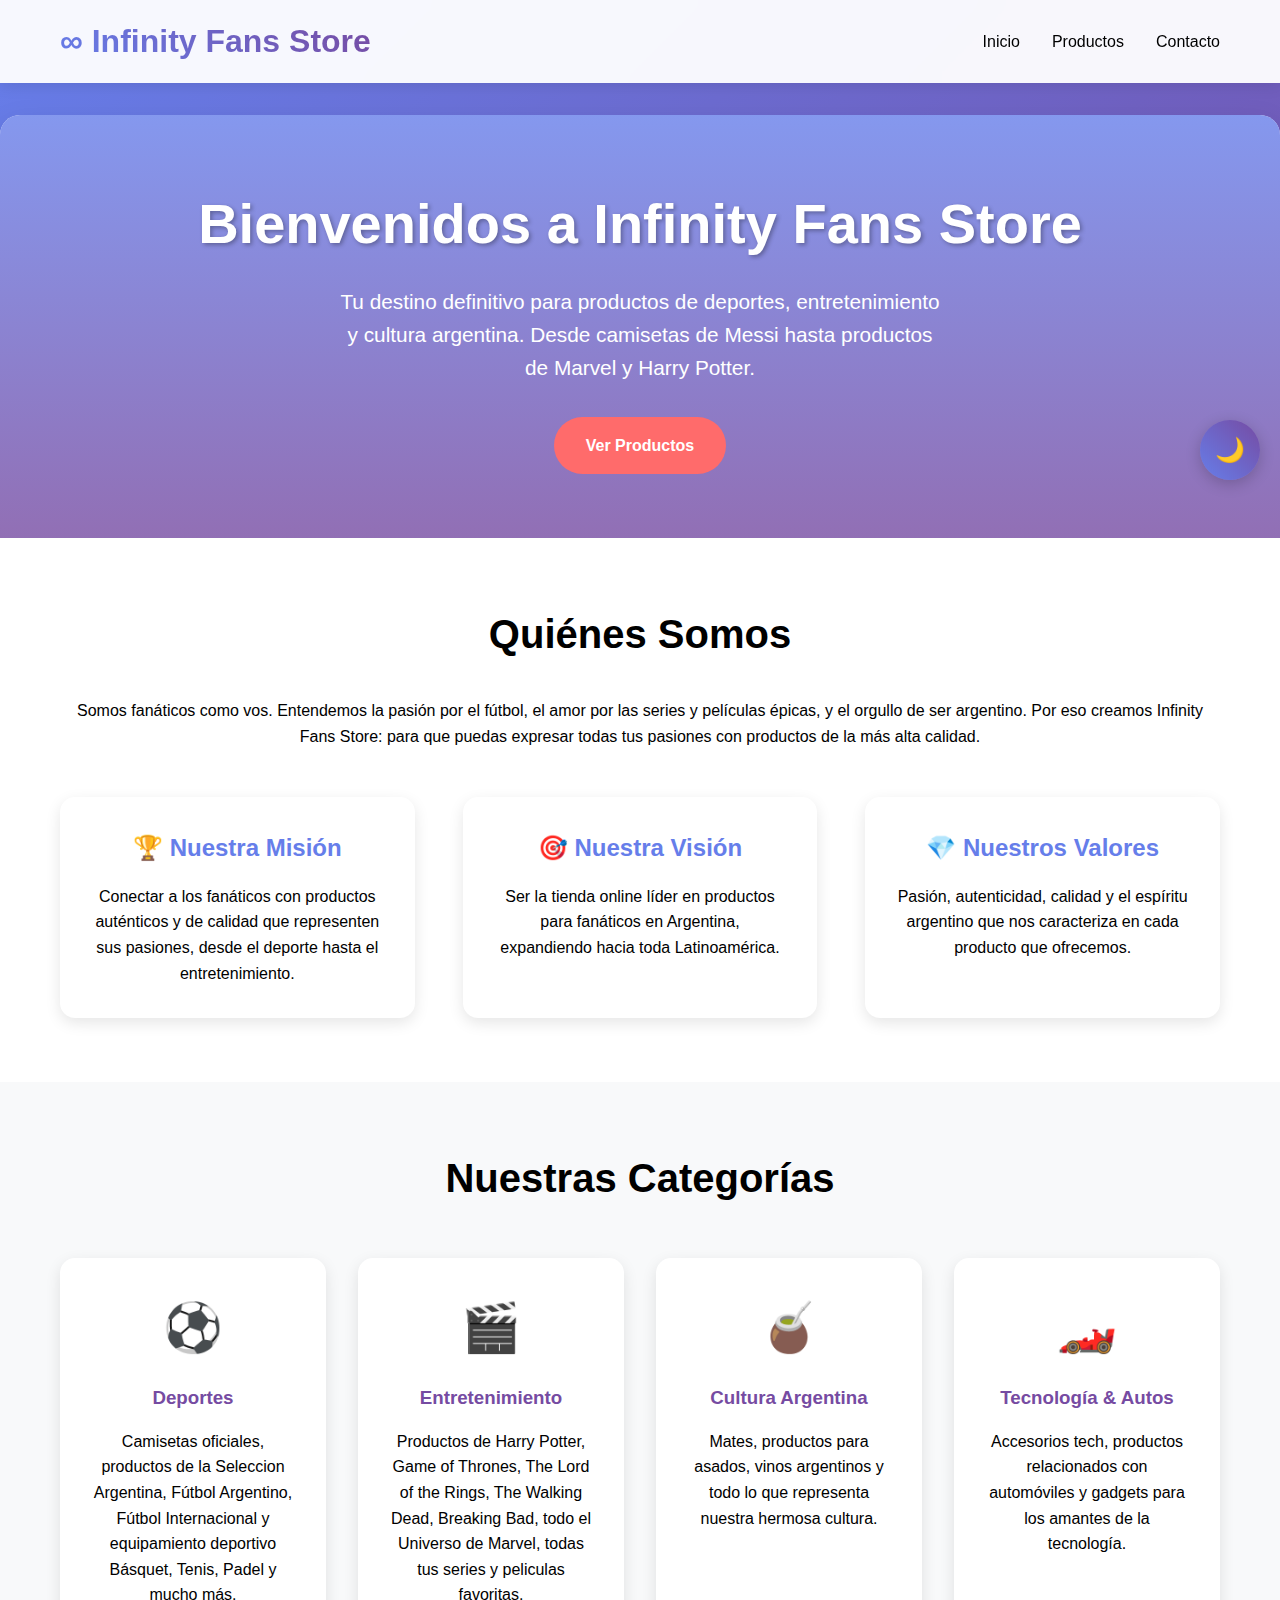
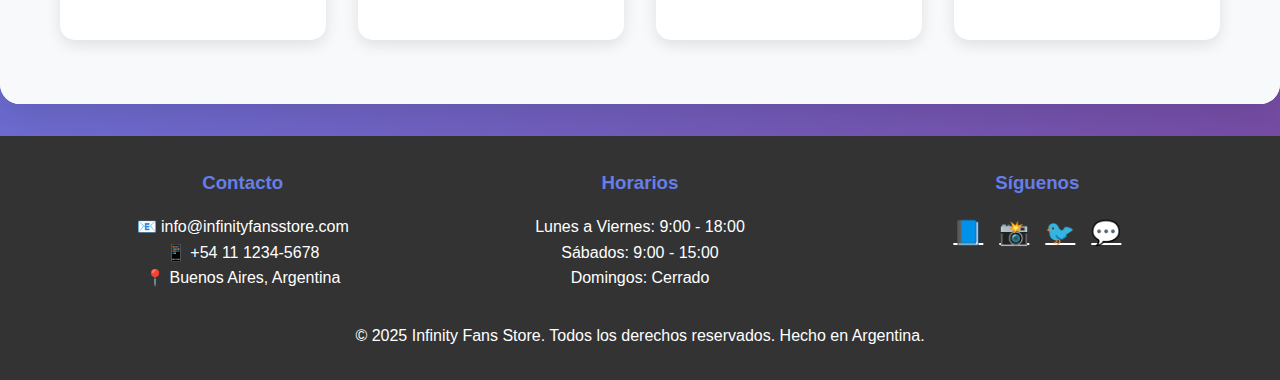
<file: Index.html>
<!DOCTYPE html>
<html lang="es">
  <head>
    <meta charset="UTF-8" />
    <meta name="viewport" content="width=device-width, initial-scale=1.0" />
    <title>Infinity Fans Store - Tu tienda de productos para fanáticos</title>
    <link rel="stylesheet" href="styles.css" />
  </head>
  <body>
    <!-- Checkbox oculto para controlar el tema -->
    <input type="checkbox" id="theme-toggle" class="theme-checkbox" />

    <header>
      <div class="container">
        <div class="header-content">
          <div class="logo">∞ Infinity Fans Store</div>
          <nav>
            <ul>
              <li><a href="index.html">Inicio</a></li>
              <li><a href="productos.html">Productos</a></li>
              <li><a href="contacto.html">Contacto</a></li>
            </ul>
          </nav>
        </div>
      </div>
    </header>

    <!-- Botón visual para el tema -->
    <label for="theme-toggle" class="theme-button" title="Cambiar tema">
      <span class="theme-icon-light">🌙</span>
      <span class="theme-icon-dark">☀️</span>
    </label>

    <main>
      <section class="hero">
        <div class="container">
          <h1>Bienvenidos a Infinity Fans Store</h1>
          <p>
            Tu destino definitivo para productos de deportes, entretenimiento y
            cultura argentina. Desde camisetas de Messi hasta productos de
            Marvel y Harry Potter.
          </p>
          <a href="productos.html" class="cta-button">Ver Productos</a>
        </div>
      </section>

      <section class="about">
        <div class="container">
          <h2>Quiénes Somos</h2>
          <p>
            Somos fanáticos como vos. Entendemos la pasión por el fútbol, el
            amor por las series y películas épicas, y el orgullo de ser
            argentino. Por eso creamos Infinity Fans Store: para que puedas
            expresar todas tus pasiones con productos de la más alta calidad.
          </p>

          <div class="about-content">
            <div class="about-card">
              <h3>🏆 Nuestra Misión</h3>
              <p>
                Conectar a los fanáticos con productos auténticos y de calidad
                que representen sus pasiones, desde el deporte hasta el
                entretenimiento.
              </p>
            </div>
            <div class="about-card">
              <h3>🎯 Nuestra Visión</h3>
              <p>
                Ser la tienda online líder en productos para fanáticos en
                Argentina, expandiendo hacia toda Latinoamérica.
              </p>
            </div>
            <div class="about-card">
              <h3>💎 Nuestros Valores</h3>
              <p>
                Pasión, autenticidad, calidad y el espíritu argentino que nos
                caracteriza en cada producto que ofrecemos.
              </p>
            </div>
          </div>
        </div>
      </section>

      <section class="services">
        <div class="container">
          <h2>Nuestras Categorías</h2>
          <div class="services-grid">
            <div class="service-card">
              <div class="service-icon">⚽</div>
              <h3>Deportes</h3>
              <p>
                Camisetas oficiales, productos de la Seleccion Argentina, Fútbol
                Argentino, Fútbol Internacional y equipamiento deportivo
                Básquet, Tenis, Padel y mucho más.
              </p>
            </div>
            <div class="service-card">
              <div class="service-icon">🎬</div>
              <h3>Entretenimiento</h3>
              <p>
                Productos de Harry Potter, Game of Thrones, The Lord of the
                Rings, The Walking Dead, Breaking Bad, todo el Universo de
                Marvel, todas tus series y peliculas favoritas.
              </p>
            </div>
            <div class="service-card">
              <div class="service-icon">🧉</div>
              <h3>Cultura Argentina</h3>
              <p>
                Mates, productos para asados, vinos argentinos y todo lo que
                representa nuestra hermosa cultura.
              </p>
            </div>
            <div class="service-card">
              <div class="service-icon">🏎️</div>
              <h3>Tecnología & Autos</h3>
              <p>
                Accesorios tech, productos relacionados con automóviles y
                gadgets para los amantes de la tecnología.
              </p>
            </div>
          </div>
        </div>
      </section>
    </main>

    <footer>
      <div class="container">
        <div class="footer-content">
          <div class="footer-section">
            <h3>Contacto</h3>
            <p>📧 info@infinityfansstore.com</p>
            <p>📱 +54 11 1234-5678</p>
            <p>📍 Buenos Aires, Argentina</p>
          </div>
          <div class="footer-section">
            <h3>Horarios</h3>
            <p>Lunes a Viernes: 9:00 - 18:00</p>
            <p>Sábados: 9:00 - 15:00</p>
            <p>Domingos: Cerrado</p>
          </div>
          <div class="footer-section">
            <h3>Síguenos</h3>
            <div class="social-links">
              <a href="#">📘</a>
              <a href="#">📸</a>
              <a href="#">🐦</a>
              <a href="#">💬</a>
            </div>
              </a>
            </div>
          </div>
        </div>
        <p>
          &copy; 2025 Infinity Fans Store. Todos los derechos reservados. Hecho
          en Argentina.
        </p>
      </div>
    </footer>
  </body>
</html>
</file>
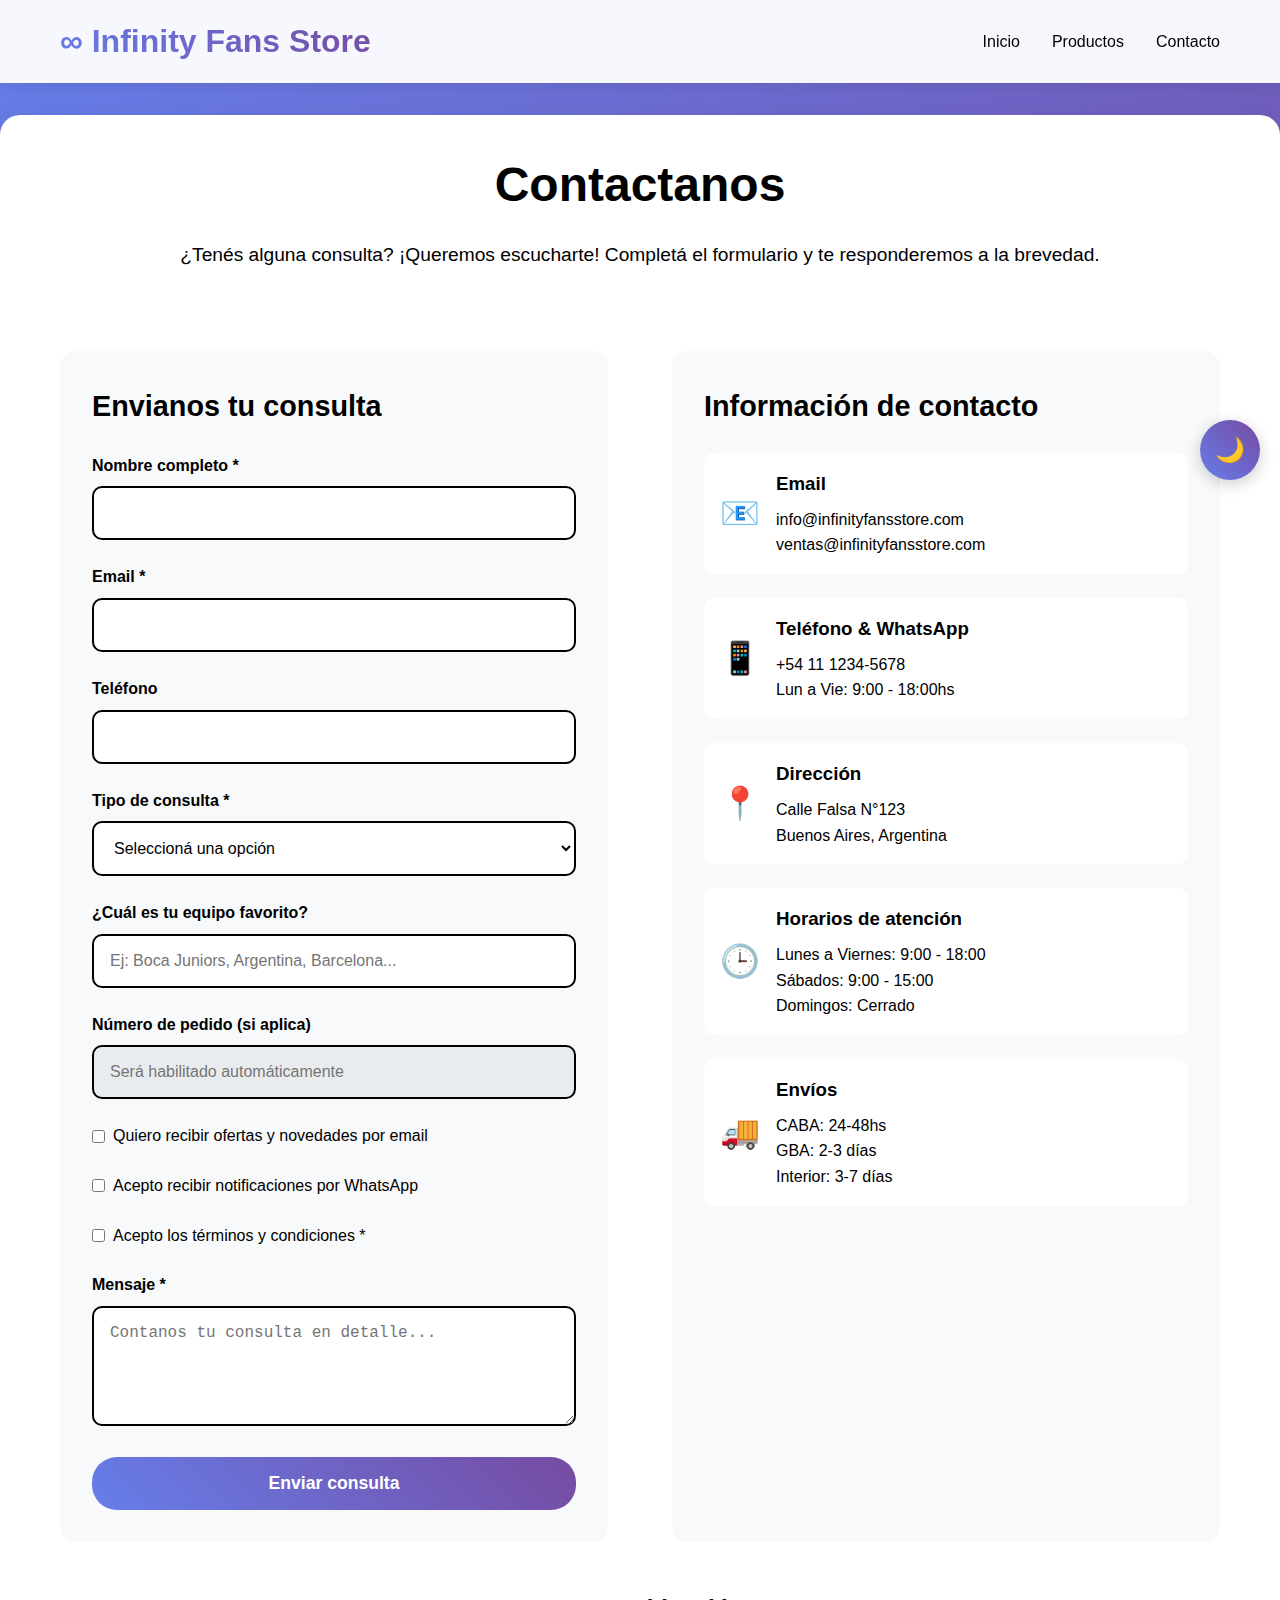
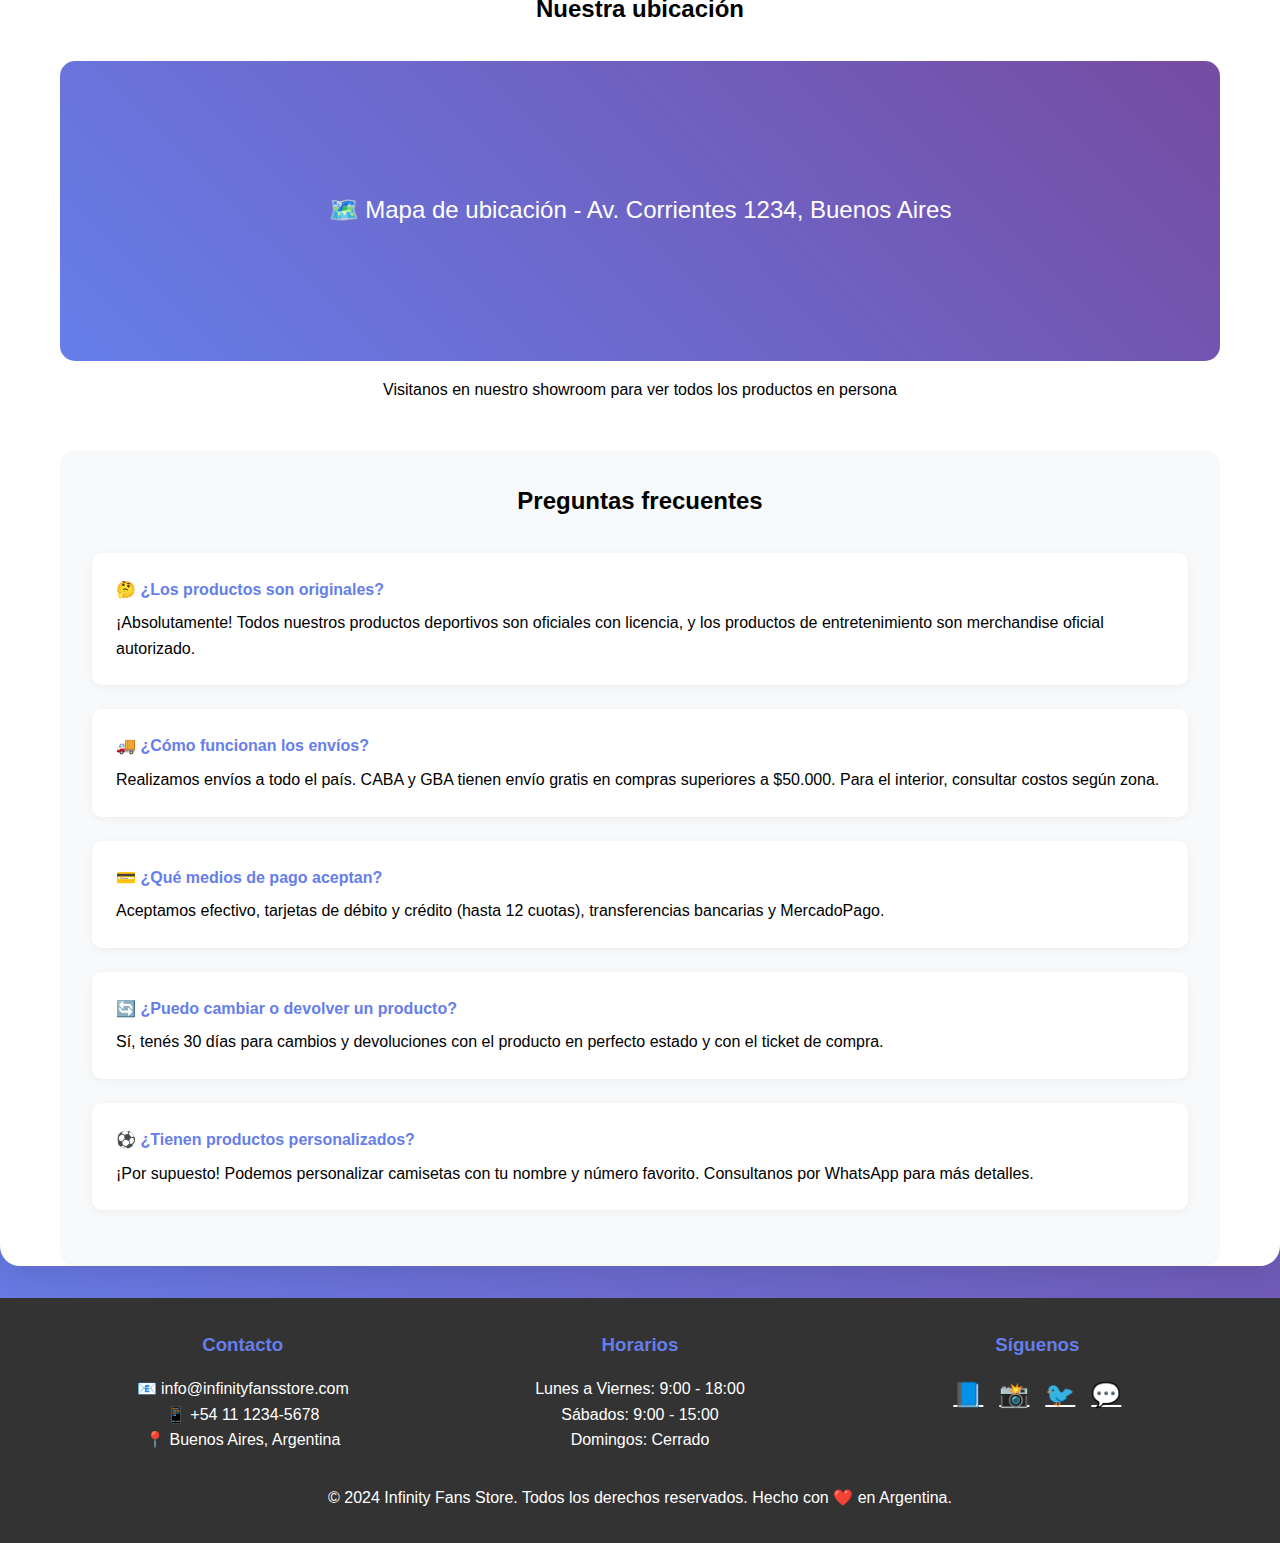
<file: Contacto.html>
<!DOCTYPE html>
<html lang="es">
  <head>
    <meta charset="UTF-8" />
    <meta name="viewport" content="width=device-width, initial-scale=1.0" />
    <title>Contacto - Infinity Fans Store</title>
    <link rel="stylesheet" href="styles.css" />
  </head>
  <body>
    <!-- Checkbox oculto para controlar el tema -->
    <input type="checkbox" id="theme-toggle" class="theme-checkbox" />

    <header>
      <div class="container">
        <div class="header-content">
          <div class="logo">∞ Infinity Fans Store</div>
          <nav>
            <ul>
              <li><a href="index.html">Inicio</a></li>
              <li><a href="productos.html">Productos</a></li>
              <li><a href="contacto.html">Contacto</a></li>
            </ul>
          </nav>
        </div>
      </div>
    </header>

    <!-- Botón visual para el tema -->
    <label for="theme-toggle" class="theme-button" title="Cambiar tema">
      <span class="theme-icon-light">🌙</span>
      <span class="theme-icon-dark">☀️</span>
    </label>

    <main>
      <div class="container">
        <div class="page-header">
          <h1>Contactanos</h1>
          <p>
            ¿Tenés alguna consulta? ¡Queremos escucharte! Completá el formulario
            y te responderemos a la brevedad.
          </p>
        </div>

        <div class="contact-section">
          <div class="contact-form">
            <h2>Envianos tu consulta</h2>
            <form>
              <div class="form-group">
                <label for="nombre">Nombre completo *</label>
                <input type="text" id="nombre" name="nombre" required />
              </div>

              <div class="form-group">
                <label for="email">Email *</label>
                <input type="email" id="email" name="email" required />
              </div>

              <div class="form-group">
                <label for="telefono">Teléfono</label>
                <input type="tel" id="telefono" name="telefono" />
              </div>

              <div class="form-group">
                <label for="tipo-consulta">Tipo de consulta *</label>
                <select id="tipo-consulta" name="tipo-consulta" required>
                  <option value="">Seleccioná una opción</option>
                  <option value="producto">Consulta sobre producto</option>
                  <option value="pedido">Estado de mi pedido</option>
                  <option value="envio">Información de envío</option>
                  <option value="devolucion">Devolución o cambio</option>
                  <option value="mayorista">Consulta mayorista</option>
                  <option value="otro">Otro</option>
                </select>
              </div>

              <div class="form-group">
                <label for="equipo-favorito"
                  >¿Cuál es tu equipo favorito?</label
                >
                <input
                  type="text"
                  id="equipo-favorito"
                  name="equipo-favorito"
                  placeholder="Ej: Boca Juniors, Argentina, Barcelona..."
                />
              </div>

              <div class="form-group">
                <label for="numero-pedido">Número de pedido (si aplica)</label>
                <input
                  type="text"
                  id="numero-pedido"
                  name="numero-pedido"
                  disabled
                  placeholder="Será habilitado automáticamente"
                />
              </div>

              <div class="checkbox-group">
                <input type="checkbox" id="newsletter" name="newsletter" />
                <label for="newsletter"
                  >Quiero recibir ofertas y novedades por email</label
                >
              </div>

              <div class="checkbox-group">
                <input type="checkbox" id="whatsapp" name="whatsapp" />
                <label for="whatsapp"
                  >Acepto recibir notificaciones por WhatsApp</label
                >
              </div>

              <div class="checkbox-group">
                <input type="checkbox" id="terminos" name="terminos" required />
                <label for="terminos"
                  >Acepto los términos y condiciones *</label
                >
              </div>

              <div class="form-group">
                <label for="mensaje">Mensaje *</label>
                <textarea
                  id="mensaje"
                  name="mensaje"
                  placeholder="Contanos tu consulta en detalle..."
                  required
                ></textarea>
              </div>

              <button type="submit" class="submit-button">
                Enviar consulta
              </button>
            </form>
          </div>

          <div class="contact-info">
            <h2>Información de contacto</h2>

            <div class="info-item">
              <div class="info-icon">📧</div>
              <div class="info-details">
                <h3>Email</h3>
                <p>info@infinityfansstore.com</p>
                <p>ventas@infinityfansstore.com</p>
              </div>
            </div>

            <div class="info-item">
              <div class="info-icon">📱</div>
              <div class="info-details">
                <h3>Teléfono & WhatsApp</h3>
                <p>+54 11 1234-5678</p>
                <p>Lun a Vie: 9:00 - 18:00hs</p>
              </div>
            </div>

            <div class="info-item">
              <div class="info-icon">📍</div>
              <div class="info-details">
                <h3>Dirección</h3>
                <p>Calle Falsa N°123</p>
                <p>Buenos Aires, Argentina</p>
              </div>
            </div>

            <div class="info-item">
              <div class="info-icon">🕒</div>
              <div class="info-details">
                <h3>Horarios de atención</h3>
                <p>Lunes a Viernes: 9:00 - 18:00</p>
                <p>Sábados: 9:00 - 15:00</p>
                <p>Domingos: Cerrado</p>
              </div>
            </div>

            <div class="info-item">
              <div class="info-icon">🚚</div>
              <div class="info-details">
                <h3>Envíos</h3>
                <p>CABA: 24-48hs</p>
                <p>GBA: 2-3 días</p>
                <p>Interior: 3-7 días</p>
              </div>
            </div>
          </div>
        </div>

        <div class="map-section">
          <h2>Nuestra ubicación</h2>
          <div class="map-placeholder">
            🗺️ Mapa de ubicación - Av. Corrientes 1234, Buenos Aires
          </div>
          <p>
            Visitanos en nuestro showroom para ver todos los productos en
            persona
          </p>
        </div>

        <div class="faq-section">
          <h2>Preguntas frecuentes</h2>

          <div class="faq-item">
            <div class="faq-question">🤔 ¿Los productos son originales?</div>
            <div class="faq-answer">
              ¡Absolutamente! Todos nuestros productos deportivos son oficiales
              con licencia, y los productos de entretenimiento son merchandise
              oficial autorizado.
            </div>
          </div>

          <div class="faq-item">
            <div class="faq-question">🚚 ¿Cómo funcionan los envíos?</div>
            <div class="faq-answer">
              Realizamos envíos a todo el país. CABA y GBA tienen envío gratis
              en compras superiores a $50.000. Para el interior, consultar
              costos según zona.
            </div>
          </div>

          <div class="faq-item">
            <div class="faq-question">💳 ¿Qué medios de pago aceptan?</div>
            <div class="faq-answer">
              Aceptamos efectivo, tarjetas de débito y crédito (hasta 12
              cuotas), transferencias bancarias y MercadoPago.
            </div>
          </div>

          <div class="faq-item">
            <div class="faq-question">
              🔄 ¿Puedo cambiar o devolver un producto?
            </div>
            <div class="faq-answer">
              Sí, tenés 30 días para cambios y devoluciones con el producto en
              perfecto estado y con el ticket de compra.
            </div>
          </div>

          <div class="faq-item">
            <div class="faq-question">⚽ ¿Tienen productos personalizados?</div>
            <div class="faq-answer">
              ¡Por supuesto! Podemos personalizar camisetas con tu nombre y
              número favorito. Consultanos por WhatsApp para más detalles.
            </div>
          </div>
        </div>
      </div>
    </main>

    <footer>
      <div class="container">
        <div class="footer-content">
          <div class="footer-section">
            <h3>Contacto</h3>
            <p>📧 info@infinityfansstore.com</p>
            <p>📱 +54 11 1234-5678</p>
            <p>📍 Buenos Aires, Argentina</p>
          </div>
          <div class="footer-section">
            <h3>Horarios</h3>
            <p>Lunes a Viernes: 9:00 - 18:00</p>
            <p>Sábados: 9:00 - 15:00</p>
            <p>Domingos: Cerrado</p>
          </div>
          <div class="footer-section">
            <h3>Síguenos</h3>
            <div class="social-links">
              <a href="#">📘</a>
              <a href="#">📸</a>
              <a href="#">🐦</a>
              <a href="#">💬</a>
            </div>
          </div>
        </div>
        <p>
          &copy; 2024 Infinity Fans Store. Todos los derechos reservados. Hecho
          con ❤️ en Argentina.
        </p>
      </div>
    </footer>
  </body>
</html>
</file>
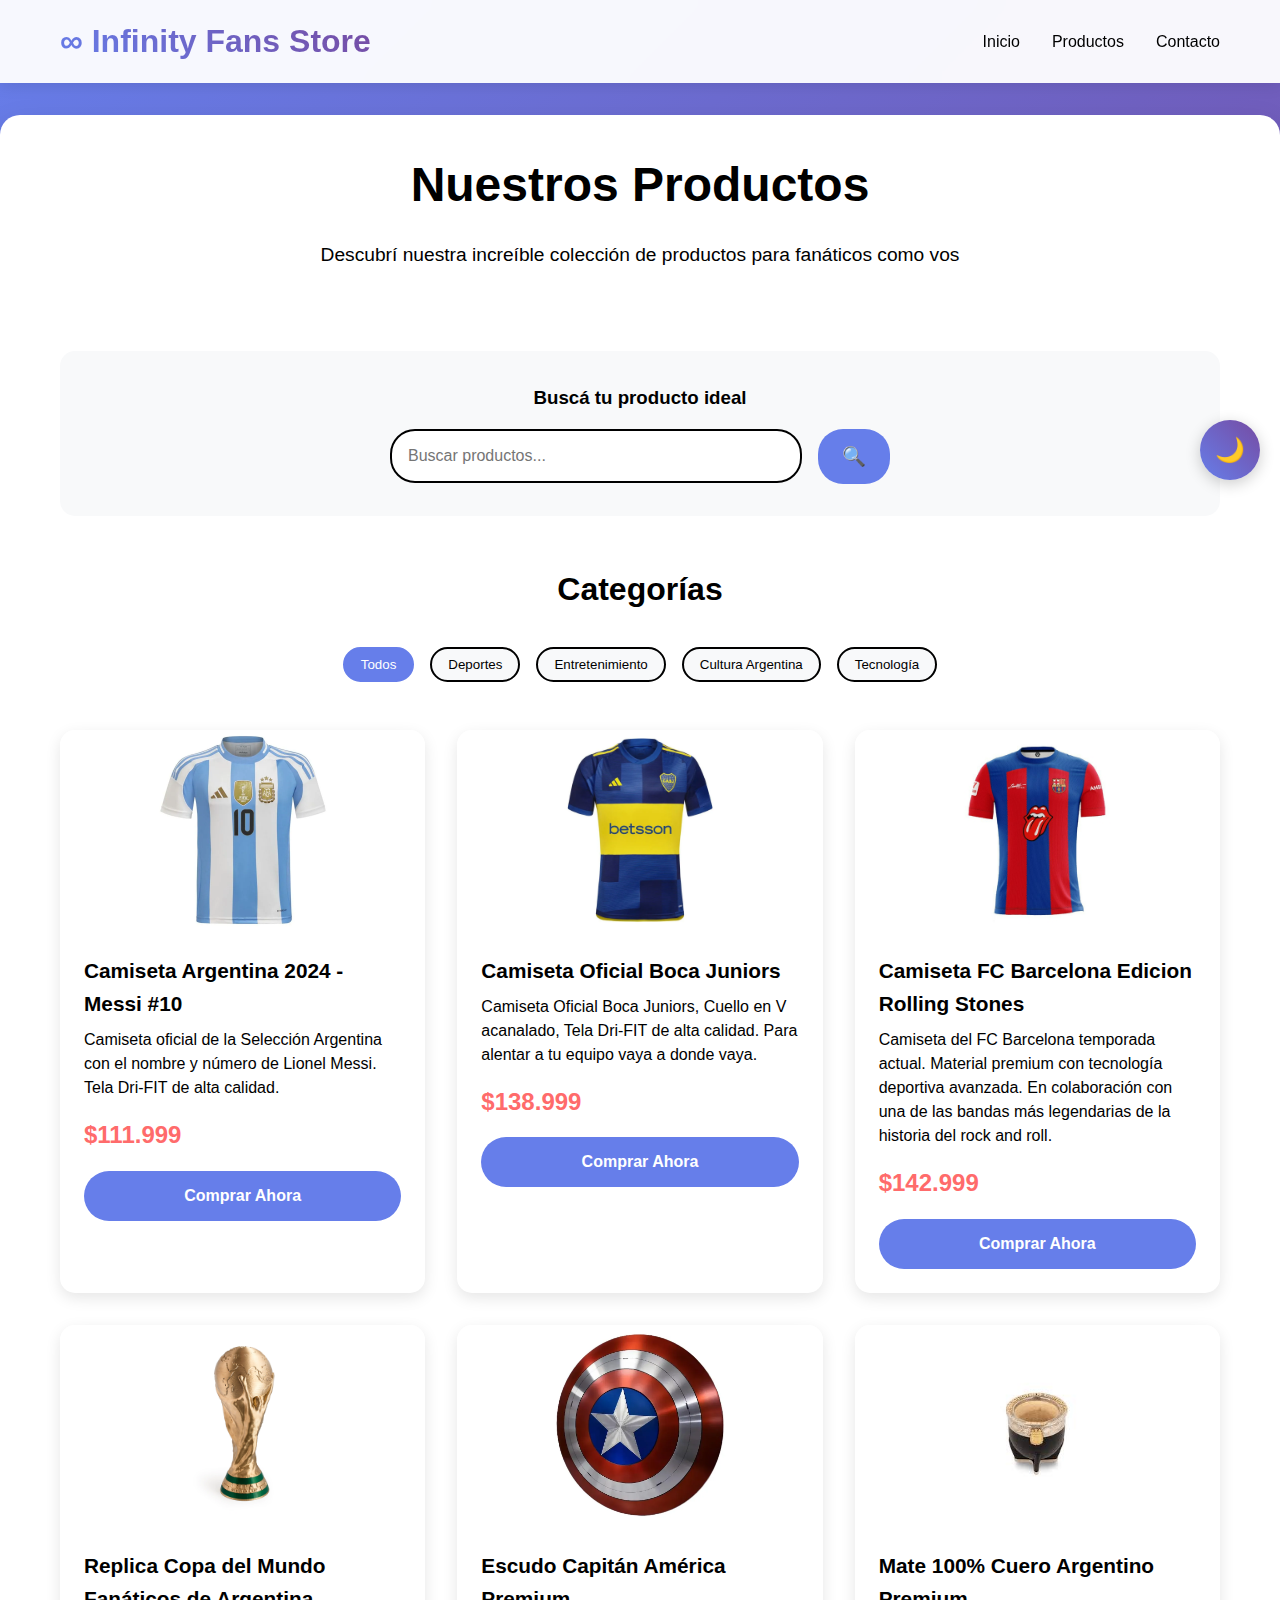
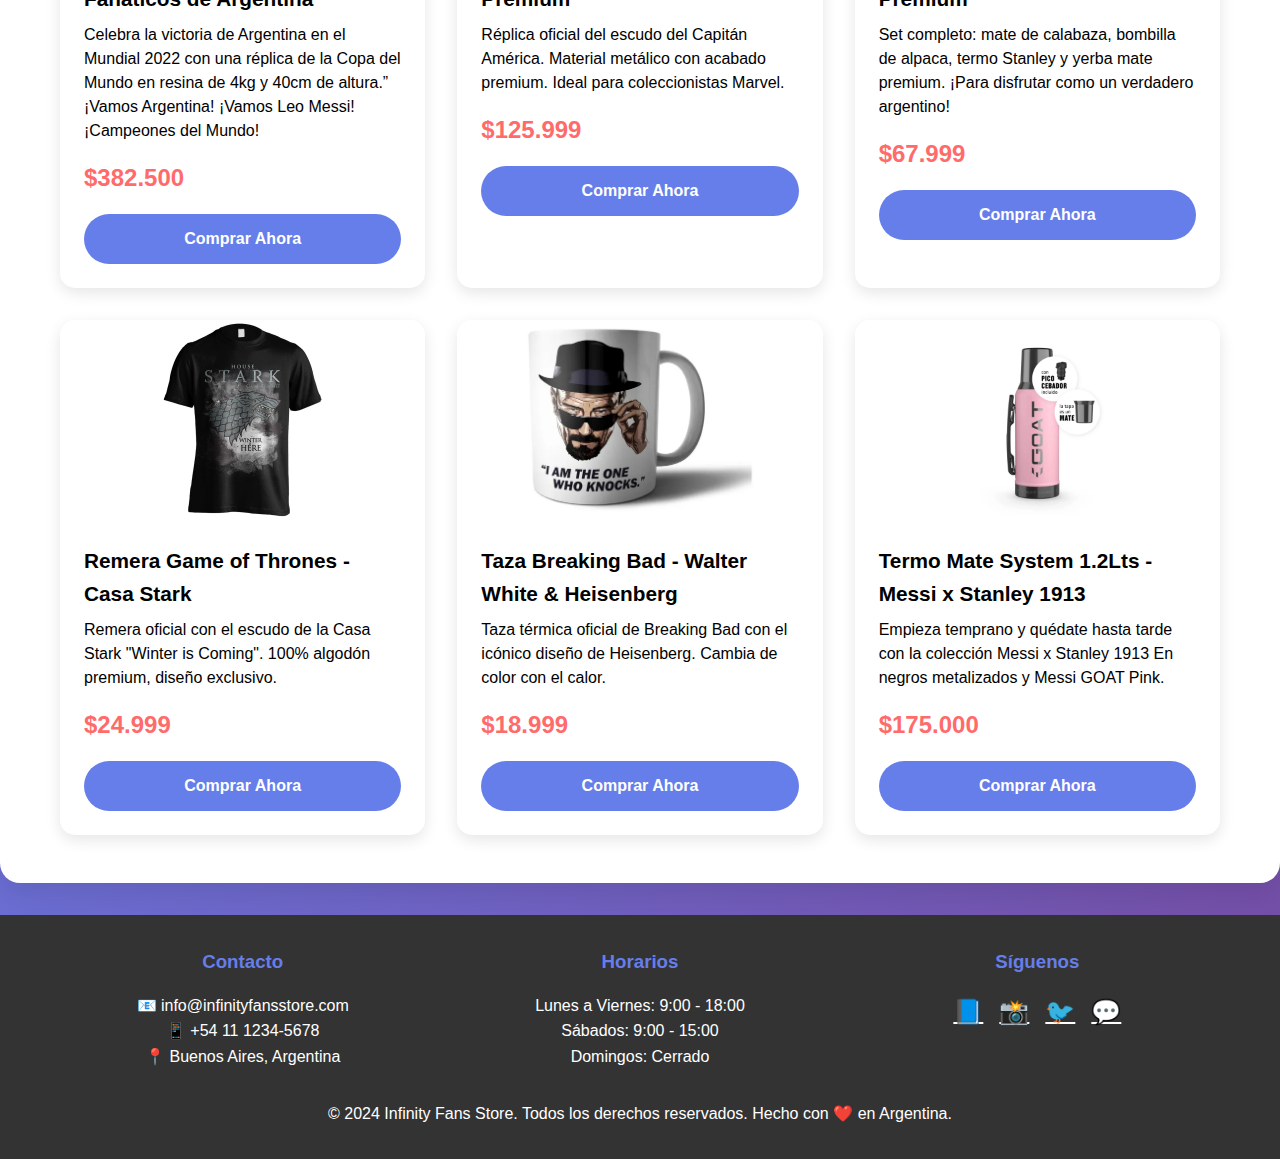
<file: Productos.html>
<!DOCTYPE html>
<html lang="es">
  <head>
    <meta charset="UTF-8" />
    <meta name="viewport" content="width=device-width, initial-scale=1.0" />
    <title>Productos - Infinity Fans Store</title>
    <link rel="stylesheet" href="styles.css" />
  </head>
  <body>
    <!-- Checkbox oculto para controlar el tema -->
    <input type="checkbox" id="theme-toggle" class="theme-checkbox" />

    <header>
      <div class="container">
        <div class="header-content">
          <div class="logo">∞ Infinity Fans Store</div>
          <nav>
            <ul>
              <li><a href="index.html">Inicio</a></li>
              <li><a href="productos.html">Productos</a></li>
              <li><a href="contacto.html">Contacto</a></li>
            </ul>
          </nav>
        </div>
      </div>
    </header>

    <!-- Botón visual para el tema -->
    <label for="theme-toggle" class="theme-button" title="Cambiar tema">
      <span class="theme-icon-light">🌙</span>
      <span class="theme-icon-dark">☀️</span>
    </label>

    <main>
      <div class="container">
        <div class="page-header">
          <h1>Nuestros Productos</h1>
          <p>
            Descubrí nuestra increíble colección de productos para fanáticos
            como vos
          </p>
        </div>

        <div class="search-section">
          <h3>Buscá tu producto ideal</h3>
          <div class="search-container">
            <input
              type="text"
              class="search-input"
              placeholder="Buscar productos..."
            />
            <button class="search-button">🔍</button>
          </div>
        </div>

        <div class="categories">
          <h2>Categorías</h2>
          <div class="category-filters">
            <button class="category-btn active">Todos</button>
            <button class="category-btn">Deportes</button>
            <button class="category-btn">Entretenimiento</button>
            <button class="category-btn">Cultura Argentina</button>
            <button class="category-btn">Tecnología</button>
          </div>
        </div>

        <div class="products-grid">
          <div class="product-card">
            <div class="product-image">
              <img
                src="/Images/camiseta Argentina 10 webp.webp"
                alt="Camiseta Argentina Messi"
                class="product-img"
              />
            </div>
            <div class="product-info">
              <div class="product-title">
                Camiseta Argentina 2024 - Messi #10
              </div>
              <div class="product-description">
                Camiseta oficial de la Selección Argentina con el nombre y
                número de Lionel Messi. Tela Dri-FIT de alta calidad.
              </div>
              <div class="product-price">$111.999</div>
              <button class="buy-button">Comprar Ahora</button>
            </div>
          </div>
          <div class="product-card">
            <div class="product-image">
              <img
                src="/Images/Camiseta Boca Junior.webp"
                alt="Camiseta Oficial Boca Juniors"
                class="product-img"
              />
            </div>
            <div class="product-info">
              <div class="product-title">Camiseta Oficial Boca Juniors</div>
              <div class="product-description">
                Camiseta Oficial Boca Juniors, Cuello en V acanalado, Tela
                Dri-FIT de alta calidad. Para alentar a tu equipo vaya a donde
                vaya.
              </div>
              <div class="product-price">$138.999</div>
              <button class="buy-button">Comprar Ahora</button>
            </div>
          </div>

          <div class="product-card">
            <div class="product-image">
              <img
                src="/Images/Camiseta Barcelona Stones.jpg"
                alt="Camiseta Oficial Barcelona"
                class="product-img"
              />
            </div>
            <div class="product-info">
              <div class="product-title">
                Camiseta FC Barcelona Edicion Rolling Stones
              </div>
              <div class="product-description">
                Camiseta del FC Barcelona temporada actual. Material premium con
                tecnología deportiva avanzada. En colaboración con una de las
                bandas más legendarias de la historia del rock and roll.
              </div>
              <div class="product-price">$142.999</div>
              <button class="buy-button">Comprar Ahora</button>
            </div>
          </div>

          <div class="product-card">
            <div class="product-image">
              <img
                src="/Images/replica-world-cup.webp"
                alt="Copa del Mundo"
                class="product-img"
              />
            </div>
            <div class="product-info">
              <div class="product-title">
                Replica Copa del Mundo Fanáticos de Argentina
              </div>
              <div class="product-description">
                Celebra la victoria de Argentina en el Mundial 2022 con una
                réplica de la Copa del Mundo en resina de 4kg y 40cm de altura.”
                ¡Vamos Argentina! ¡Vamos Leo Messi! ¡Campeones del Mundo!
              </div>
              <div class="product-price">$382.500</div>
              <button class="buy-button">Comprar Ahora</button>
            </div>
          </div>

          <div class="product-card">
            <div class="product-image">
              <img
                src="/Images/escudo Capitan america.webp"
                alt="Escudo Capitan America"
                class="product-img"
              />
            </div>
            <div class="product-info">
              <div class="product-title">Escudo Capitán América Premium</div>
              <div class="product-description">
                Réplica oficial del escudo del Capitán América. Material
                metálico con acabado premium. Ideal para coleccionistas Marvel.
              </div>
              <div class="product-price">$125.999</div>
              <button class="buy-button">Comprar Ahora</button>
            </div>
          </div>

          <div class="product-card">
            <div class="product-image">
              <img
                src="/Images/Mate Campeones del mundo.jpg"
                alt="Copa del Mundo"
                class="product-img"
              />
            </div>
            <div class="product-info">
              <div class="product-title">Mate 100% Cuero Argentino Premium</div>
              <div class="product-description">
                Set completo: mate de calabaza, bombilla de alpaca, termo
                Stanley y yerba mate premium. ¡Para disfrutar como un verdadero
                argentino!
              </div>
              <div class="product-price">$67.999</div>
              <button class="buy-button">Comprar Ahora</button>
            </div>
          </div>

          <div class="product-card">
            <div class="product-image">
              <img
                src="/Images/Remera Casa Stark.jpg"
                alt="Remera Casa Stark"
                class="product-img"
              />
            </div>
            <div class="product-info">
              <div class="product-title">
                Remera Game of Thrones - Casa Stark
              </div>
              <div class="product-description">
                Remera oficial con el escudo de la Casa Stark "Winter is
                Coming". 100% algodón premium, diseño exclusivo.
              </div>
              <div class="product-price">$24.999</div>
              <button class="buy-button">Comprar Ahora</button>
            </div>
          </div>

          <div class="product-card">
            <div class="product-image">
              <img
                src="/Images/Taza BD.webp"
                alt="Taza Breaking Bad"
                class="product-img"
              />
            </div>
            <div class="product-info">
              <div class="product-title">
                Taza Breaking Bad - Walter White & Heisenberg
              </div>
              <div class="product-description">
                Taza térmica oficial de Breaking Bad con el icónico diseño de
                Heisenberg. Cambia de color con el calor.
              </div>
              <div class="product-price">$18.999</div>
              <button class="buy-button">Comprar Ahora</button>
            </div>
          </div>

          <div class="product-card">
            <div class="product-image">
              <img
                src="/Images/Termo Stanley GOAT pink.png"
                alt="Termo Stanley GOAT"
                class="product-img"
              />
            </div>
            <div class="product-info">
              <div class="product-title">
                Termo Mate System 1.2Lts - Messi x Stanley 1913
              </div>
              <div class="product-description">
                Empieza temprano y quédate hasta tarde con la colección Messi x
                Stanley 1913 En negros metalizados y Messi GOAT Pink.
              </div>
              <div class="product-price">$175.000</div>
              <button class="buy-button">Comprar Ahora</button>
            </div>
          </div>
        </div>
      </div>
    </main>

    <footer>
      <div class="container">
        <div class="footer-content">
          <div class="footer-section">
            <h3>Contacto</h3>
            <p>📧 info@infinityfansstore.com</p>
            <p>📱 +54 11 1234-5678</p>
            <p>📍 Buenos Aires, Argentina</p>
          </div>
          <div class="footer-section">
            <h3>Horarios</h3>
            <p>Lunes a Viernes: 9:00 - 18:00</p>
            <p>Sábados: 9:00 - 15:00</p>
            <p>Domingos: Cerrado</p>
          </div>
          <div class="footer-section">
            <h3>Síguenos</h3>
            <div class="social-links">
              <a href="#">📘</a>
              <a href="#">📸</a>
              <a href="#">🐦</a>
              <a href="#">💬</a>
            </div>
          </div>
        </div>
        <p>
          &copy; 2024 Infinity Fans Store. Todos los derechos reservados. Hecho
          con ❤️ en Argentina.
        </p>
      </div>
    </footer>
  </body>
</html>
</file>
<file: styles.css>
* {
  width: auto;
  max-height: -webkit-fill-available;
  margin: 0;
  padding: 0;
  box-sizing: border-box;
}

/* ========================================
   VARIABLES CSS GLOBALES
======================================== */
:root {
  --bg-primary: #ffffff;
  --bg-secondary: #f8f9fa;
  --bg-gradient: linear-gradient(135deg, #667eea 0%, #764ba2 100%);
  --text-primary: black; /*aca*/
  --text-secondary: black;
  --card-bg: #ffffff;
  --header-bg: rgba(255, 255, 255, 0.95);
  --footer-bg: #333333;
  --footer-text: #ffffff;
}

[data-theme="dark"] {
  --bg-primary: #0a0a0a;
  --bg-secondary: #1a1a1a;
  --bg-gradient: linear-gradient(135deg, #1a1a2e 0%, #16213e 100%);
  --text-primary: #ffffff;
  --text-secondary: #cccccc;
  --card-bg: #1e1e1e;
  --header-bg: rgba(26, 26, 26, 0.95);
  --footer-bg: #000000;
  --footer-text: #ffffff;
}

/* ========================================
   ÍNDICE DE CONTENIDO:
   
   1. ESTILOS GENERALES (Todas las páginas)
      - Checkbox tema
      - Body y container
      - Header y navegación
      - Botón de tema
      - Footer
   
   2. PÁGINA INDEX.HTML
      - Hero section
      - About section
      - Services section
   
   3. PÁGINA PRODUCTOS.HTML
      - Page header
      - Search section
      - Categories
      - Products grid
   
   4. PÁGINA CONTACTO.HTML
      - Contact section
      - Contact form
      - Contact info
      - Map section
      - FAQ section
   
   5. MODO OSCURO
      - Estilos para tema oscuro
   
   6. RESPONSIVE DESIGN
      - Media queries para móviles
======================================== */

/* ========================================
   1. ESTILOS GENERALES - TODAS LAS PÁGINAS
======================================== */

/* --- Checkbox oculto para controlar el tema --- */
.theme-checkbox {
  display: none;
}

/* --- Body y container base --- */
body {
  font-family: "Arial", sans-serif;
  line-height: 1.6;
  color: var(--text-primary);
  background: var(--bg-gradient);
  min-height: 100vh;
  transition: all 0.3s ease;
}

.container {
  max-width: 1200px;
  margin: 0 auto;
  padding: 0 20px;
  /*background: white;*/
}

/* --- Header y navegación (todas las páginas) --- */
header {
  background: var(--header-bg);
  backdrop-filter: blur(10px);
  box-shadow: 0 2px 15px rgba(0, 0, 0, 0.1);
  position: sticky;
  top: 0;
  z-index: 100;
  transition: all 0.3s ease;
}

.header-content {
  display: flex;
  justify-content: space-between;
  align-items: center;
  padding: 1rem 0;
}

.logo {
  font-size: 2rem;
  font-weight: bold;
  background: linear-gradient(45deg, #667eea, #764ba2);
  -webkit-background-clip: text;
  -webkit-text-fill-color: transparent;
  background-clip: text;
}

nav ul {
  display: flex;
  list-style: none;
  gap: 2rem;
}

nav a {
  text-decoration: none;
  color: var(--text-primary);
  font-weight: 500;
  transition: color 0.3s ease;
  position: relative;
}

nav a:hover {
  color: #667eea;
}

nav a::after {
  content: "";
  position: absolute;
  width: 0;
  height: 2px;
  bottom: -5px;
  left: 0;
  background: #667eea;
  transition: width 0.3s ease;
}

nav a:hover::after {
  width: 100%;
}

/* --- Botón de tema (todas las páginas) --- */
.theme-button {
  position: fixed;
  top: 50%;
  right: 20px;
  transform: translateY(-50%);
  background: linear-gradient(45deg, #667eea, #764ba2);
  border: none;
  border-radius: 50%;
  width: 60px;
  height: 60px;
  font-size: 1.5rem;
  color: white;
  cursor: pointer;
  box-shadow: 0 4px 15px rgba(0, 0, 0, 0.2);
  transition: all 0.3s ease;
  z-index: 1000;
  display: flex;
  align-items: center;
  justify-content: center;
}

.theme-button:hover {
  transform: translateY(-50%) scale(1.1);
  box-shadow: 0 6px 20px rgba(0, 0, 0, 0.3);
}

/* Iconos del tema */
.theme-icon-light {
  display: block;
}

.theme-icon-dark {
  display: none;
}

/* --- Main content base (todas las páginas) --- */
main {
  background: white;
  margin: 2rem auto;
  border-radius: 20px;
  box-shadow: 0 10px 30px rgba(0, 0, 0, 0.1);
  overflow: hidden;
  transition: all 0.3s ease;
}

[data-theme="dark"] main {
  box-shadow: 0 10px 30px rgba(0, 0, 0, 0.5);
}

/* --- Footer (todas las páginas) --- */
footer {
  background: var(--footer-bg);
  color: var(--footer-text);
  padding: 2rem 0;
  text-align: center;
  margin-top: 2rem;
  transition: background 0.3s ease;
}

.footer-content {
  display: grid;
  grid-template-columns: repeat(auto-fit, minmax(250px, 1fr));
  gap: 2rem;
  margin-bottom: 2rem;
}

.footer-section h3 {
  color: #667eea;
  margin-bottom: 1rem;
}

.social-links {
  display: flex;
  justify-content: center;
  gap: 1rem;
  margin-top: 1rem;
}

.social-links a {
  color: white;
  font-size: 1.5rem;
  transition: color 0.3s ease;
}

.social-links a:hover {
  color: #667eea;
}

/* ========================================
   FIN ESTILOS GENERALES
======================================== */

/* ========================================
   2. PÁGINA INDEX.HTML - ESTILOS ESPECÍFICOS
======================================== */

/* --- Hero Section (solo index.html) --- */
.hero {
  background: linear-gradient(rgba(102, 126, 234, 0.8), rgba(118, 75, 162, 0.8)),
    url('data:image/svg+xml,<svg xmlns="http://www.w3.org/2000/svg"*/ viewBox="0 0 1200 600"><rect fill="%23667eea" width="1200" height="600"/><circle fill="%23764ba2" cx="200" cy="150" r="80"/><circle fill="%23667eea" cx="1000" cy="450" r="120"/><polygon fill="%23764ba2" points="600,100 700,300 500,300"/></svg>');
  background-size: cover;
  background-position: center;
  color: white;
  text-align: center;
  padding: 4rem 2rem;
}

.hero h1 {
  font-size: 3.5rem;
  margin-bottom: 1rem;
  text-shadow: 2px 2px 4px rgba(0, 0, 0, 0.3);
}

.hero p {
  font-size: 1.3rem;
  margin-bottom: 2rem;
  max-width: 600px;
  margin-left: auto;
  margin-right: auto;
}

.cta-button {
  display: inline-block;
  background: #ff6b6b;
  color: white;
  padding: 1rem 2rem;
  text-decoration: none;
  border-radius: 50px;
  font-weight: bold;
  transition: transform 0.3s ease, box-shadow 0.3s ease;
}

.cta-button:hover {
  transform: translateY(-3px);
  box-shadow: 0 10px 25px rgba(255, 107, 107, 0.4);
}

/* --- About Section (solo index.html) --- */
.about {
  padding: 4rem 2rem;
  text-align: center;
}

.about h2 {
  font-size: 2.5rem;
  margin-bottom: 2rem;
  color: var(--text-primary);
  transition: color 0.3s ease;
}

.about p {
  color: var(--text-secondary);
  transition: color 0.3s ease;
}

.about-content {
  display: grid;
  grid-template-columns: repeat(auto-fit, minmax(300px, 1fr));
  gap: 3rem;
  margin-top: 3rem;
}

.about-card {
  box-shadow: 0 5px 15px rgba(0, 0, 0, 0.1);
  background: var(--card-bg);
  color: var(--text-primary);
  padding: 2rem;
  border-radius: 15px;
  transition: transform 0.3s ease, color 0.3s ease, background 0.3s ease;
}

.about-card:hover {
  transform: translateY(-5px);
}

.about-card h3 {
  color: #667eea;
  margin-bottom: 1rem;
  font-size: 1.5rem;
}

/* --- Services Section (solo index.html) --- */
.services {
  background: var(--bg-secondary);
  transition: background 0.3s ease;
  padding: 4rem 2rem;
}

.services h2 {
  text-align: center;
  font-size: 2.5rem;
  margin-bottom: 3rem;
  color: var(--text-primary);
  transition: color 0.3s ease;
}

.services-grid {
  display: grid;
  grid-template-columns: repeat(auto-fit, minmax(250px, 1fr));
  gap: 2rem;
}

.service-card {
  background: var(--card-bg);
  color: var(--text-primary);
  padding: 2rem;
  border-radius: 15px;
  text-align: center;
  box-shadow: 0 5px 15px rgba(0, 0, 0, 0.1);
  transition: transform 0.3s ease, color 0.3s ease, background 0.3s ease;
}

.service-card:hover {
  transform: translateY(-5px);
}

.service-icon {
  font-size: 3rem;
  margin-bottom: 1rem;
}

.service-card h3 {
  color: #764ba2;
  margin-bottom: 1rem;
}

/* ========================================
   FIN PÁGINA INDEX.HTML
======================================== */

/* ========================================
   3. PÁGINA PRODUCTOS.HTML - ESTILOS ESPECÍFICOS
======================================== */

/* --- Page Header (productos.html y contacto.html) --- */
.page-header {
  text-align: center;
  margin-bottom: 3rem;
  padding: 2rem;
}

.page-header h1 {
  font-size: 3rem;
  color: var(--text-primary);
  margin-bottom: 1rem;
  transition: color 0.3s ease;
}

.page-header p {
  font-size: 1.2rem;
  color: var(--text-secondary);
  transition: color 0.3s ease;
}

/* --- Search Section (solo productos.html) --- */
.search-section {
  background: var(--bg-secondary);
  padding: 2rem;
  border-radius: 15px;
  margin-bottom: 3rem;
  text-align: center;
  transition: background 0.3s ease;
}

.search-section h3 {
  /*color: var(--text-primary);*/
  margin-bottom: 1rem;
  transition: color 0.3s ease;
}

.search-container {
  display: flex;
  justify-content: center;
  align-items: center;
  gap: 1rem;
  max-width: 500px;
  margin: 0 auto;
}

.search-input {
  flex: 1;
  padding: 1rem;
  border: 2px solid var(--text-secondary);
  border-radius: 25px;
  font-size: 1rem;
  outline: none;
  transition: border-color 0.3s ease, background 0.3s ease, color 0.3s ease;
  background: var(--card-bg);
  color: var(--text-primary);
}

.search-input:focus {
  border-color: #667eea;
}

.search-button {
  background: #667eea;
  color: white;
  border: none;
  padding: 1rem 1.5rem;
  border-radius: 25px;
  cursor: pointer;
  font-size: 1.2rem;
  transition: background 0.3s ease;
}

.search-button:hover {
  background: #764ba2;
}

/* --- Categories (solo productos.html) --- */
.categories {
  margin-bottom: 3rem;
}

.categories h2 {
  text-align: center;
  margin-bottom: 2rem;
  font-size: 2rem;
  color: var(--text-primary);
  transition: color 0.3s ease;
}

.category-filters {
  display: flex;
  justify-content: center;
  gap: 1rem;
  flex-wrap: wrap;
  margin-bottom: 2rem;
}

.category-btn {
  background: var(--bg-secondary);
  border: 2px solid var(--text-secondary);
  padding: 0.5rem 1rem;
  border-radius: 20px;
  cursor: pointer;
  transition: all 0.3s ease;
  color: var(--text-primary);
}

.category-btn.active,
.category-btn:hover {
  background: #667eea;
  color: white;
  border-color: #667eea;
}

/* --- Products Grid (solo productos.html) --- */
.products-grid {
  display: grid;
  grid-template-columns: repeat(auto-fit, minmax(300px, 1fr));
  gap: 2rem;
  margin-bottom: 3rem;
}

.product-card {
  background: var(--card-bg);
  border-radius: 15px;
  box-shadow: 0 5px 15px rgba(0, 0, 0, 0.1);
  overflow: hidden;
  transition: transform 0.3s ease, box-shadow 0.3s ease, background 0.3s ease;
}

.product-card:hover {
  transform: translateY(-5px);
  box-shadow: 0 10px 25px rgba(0, 0, 0, 0.15);
}

.product-image {
  height: 200px;
  background: white;
  display: flex;
  align-items: center;
  justify-content: center;
  font-size: 4rem;
  color: white;
}

.product-info {
  padding: 1.5rem;
}

.product-title {
  font-size: 1.3rem;
  font-weight: bold;
  /*color: var(--text-primary);*/
  margin-bottom: 0.5rem;
  transition: color 0.3s ease;
}

.product-description {
  color: var(--text-secondary);
  margin-bottom: 1rem;
  line-height: 1.5;
  transition: color 0.3s ease;
}

.product-price {
  font-size: 1.5rem;
  font-weight: bold;
  color: #ff6b6b;
  margin-bottom: 1rem;
}

.buy-button {
  width: 100%;
  background: #667eea;
  color: white;
  border: none;
  padding: 1rem;
  border-radius: 25px;
  font-size: 1rem;
  font-weight: bold;
  cursor: pointer;
  transition: background 0.3s ease;
}

.buy-button:hover {
  background: #764ba2;
}

/* ========================================
   FIN PÁGINA PRODUCTOS.HTML
======================================== */

/* ========================================
   4. PÁGINA CONTACTO.HTML - ESTILOS ESPECÍFICOS
======================================== */

/* --- Contact Section (solo contacto.html) --- */
.contact-section {
  display: grid;
  grid-template-columns: 1fr 1fr;
  gap: 4rem;
  margin-bottom: 3rem;
}

/* --- Contact Form (solo contacto.html) --- */
.contact-form {
  background: var(--bg-secondary);
  padding: 2rem;
  border-radius: 15px;
  transition: background 0.3s ease;
}

.contact-form h2 {
  color: var(--text-primary);
  margin-bottom: 1.5rem;
  font-size: 1.8rem;
  transition: color 0.3s ease;
}

.form-group {
  margin-bottom: 1.5rem;
}

.form-group label {
  display: block;
  margin-bottom: 0.5rem;
  font-weight: bold;
  /*color: var(--text-primary);*/
  transition: color 0.3s ease;
}

.form-group input,
.form-group select,
.form-group textarea {
  width: 100%;
  padding: 1rem;
  border: 2px solid var(--text-secondary);
  border-radius: 10px;
  font-size: 1rem;
  transition: border-color 0.3s ease, background 0.3s ease, color 0.3s ease;
  background: var(--card-bg);
  color: var(--text-primary);
}

.form-group input:focus,
.form-group select:focus,
.form-group textarea:focus {
  outline: none;
  border-color: #667eea;
}

.form-group input:disabled {
  background-color: #e9ecef;
  cursor: not-allowed;
}

.form-group textarea {
  resize: vertical;
  min-height: 120px;
}

.checkbox-group {
  display: flex;
  align-items: center;
  gap: 0.5rem;
  margin-bottom: 1.5rem;
}

.checkbox-group input[type="checkbox"] {
  width: auto;
  margin: 0;
}

.submit-button {
  background: linear-gradient(45deg, #667eea, #764ba2);
  color: white;
  border: none;
  padding: 1rem 2rem;
  border-radius: 25px;
  font-size: 1.1rem;
  font-weight: bold;
  cursor: pointer;
  transition: transform 0.3s ease, box-shadow 0.3s ease;
  width: 100%;
}

.submit-button:hover {
  transform: translateY(-2px);
  box-shadow: 0 10px 25px rgba(102, 126, 234, 0.3);
}

/* --- Contact Info (solo contacto.html) --- */
.contact-info {
  border-radius: 15px;
  padding: 2rem;
  background: var(--bg-secondary);
  transition: background 0.3s ease;
}

.contact-info h2 {
  color: var(--text-primary);
  margin-bottom: 1.5rem;
  font-size: 1.8rem;
  transition: color 0.3s ease;
}

.info-item {
  display: flex;
  align-items: center;
  gap: 1rem;
  margin-bottom: 1.5rem;
  padding: 1rem;
  background: var(--card-bg);
  border-radius: 10px;
  transition: background 0.3s ease;
}

.info-icon {
  font-size: 2rem;
  color: #667eea;
}

.info-details h3 {
  /*color: var(--text-primary);*/
  margin-bottom: 0.5rem;
  transition: color 0.3s ease;
}

.info-details p {
  color: var(--text-secondary);
  transition: color 0.3s ease;
}

/* --- Map Section (solo contacto.html) --- */
.map-section {
  margin-top: 3rem;
  text-align: center;
}

.map-section h2 {
  margin-bottom: 2rem;
  color: var(--text-primary);
  transition: color 0.3s ease;
}

.map-placeholder {
  background: linear-gradient(45deg, #667eea, #764ba2);
  height: 300px;
  border-radius: 15px;
  display: flex;
  align-items: center;
  justify-content: center;
  color: white;
  font-size: 1.5rem;
  margin-bottom: 1rem;
}

/* --- FAQ Section (solo contacto.html) --- */
.faq-section {
  margin-top: 3rem;
  background: var(--bg-secondary);
  padding: 2rem;
  border-radius: 15px;
  transition: background 0.3s ease;
}

.faq-section h2 {
  text-align: center;
  margin-bottom: 2rem;
  color: var(--text-primary);
  transition: color 0.3s ease;
}

.faq-item {
  margin-bottom: 1.5rem;
  background: var(--card-bg);
  padding: 1.5rem;
  border-radius: 10px;
  box-shadow: 0 2px 10px rgba(0, 0, 0, 0.05);
  transition: background 0.3s ease;
}

.faq-question {
  font-weight: bold;
  color: #667eea;
  margin-bottom: 0.5rem;
}

.faq-answer {
  color: var(--text-secondary);
  transition: color 0.3s ease;
}

/* ========================================
   FIN PÁGINA CONTACTO.HTML
======================================== */

/* ========================================
   5. MODO OSCURO - ESTILOS PARA TEMA OSCURO
======================================== */

/* --- Aplicación del modo oscuro cuando checkbox está marcado --- */
.theme-checkbox:checked ~ body,
.theme-checkbox:checked ~ * {
  color: #ffffff;
  background: linear-gradient(135deg, #1a1a2e 0%, #16213e 100%);
}

.theme-checkbox:checked ~ header {
  background: rgba(26, 26, 26, 0.95);
}

.theme-checkbox:checked ~ header nav a {
  color: #ffffff;
}

.theme-checkbox:checked ~ main {
  background: #1e1e1e;
  box-shadow: 0 10px 30px rgba(0, 0, 0, 0.5);
}

.theme-checkbox:checked ~ .theme-button {
  background: linear-gradient(45deg, #ffd700, #ff8c00);
}

.theme-checkbox:checked ~ .theme-button .theme-icon-light {
  display: none;
}

.theme-checkbox:checked ~ .theme-button .theme-icon-dark {
  display: block;
}

/* --- Textos en modo oscuro --- */
.theme-checkbox:checked ~ * .about h2,
.theme-checkbox:checked ~ * .services h2,
.theme-checkbox:checked ~ * .page-header h1,
.theme-checkbox:checked ~ * .contact-form h2,
.theme-checkbox:checked ~ * .contact-info h2,
.theme-checkbox:checked ~ * .map-section h2,
.theme-checkbox:checked ~ * .faq-section h2,
.theme-checkbox:checked ~ * .categories h2 {
  color: #ffffff;
}

.theme-checkbox:checked ~ * .about p,
.theme-checkbox:checked ~ * .page-header p,
.theme-checkbox:checked ~ * .product-description,
.theme-checkbox:checked ~ * .info-details p,
.theme-checkbox:checked ~ * .faq-answer {
  color: #cccccc;
}

/* --- Fondos en modo oscuro --- */
.theme-checkbox:checked ~ * .services,
.theme-checkbox:checked ~ * .search-section,
.theme-checkbox:checked ~ * .contact-form,
.theme-checkbox:checked ~ * .contact-info,
.theme-checkbox:checked ~ * .faq-section {
  background: #1a1a1a;
}

.theme-checkbox:checked ~ * .about-card,
.theme-checkbox:checked ~ * .service-card,
.theme-checkbox:checked ~ * .product-card,
.theme-checkbox:checked ~ * .info-item,
.theme-checkbox:checked ~ * .faq-item {
  background: #1e1e1e;
  color: #ffffff;
}

/* --- Formularios en modo oscuro --- */
.theme-checkbox:checked ~ * .search-input,
.theme-checkbox:checked ~ * .form-group input,
.theme-checkbox:checked ~ * .form-group select,
.theme-checkbox:checked ~ * .form-group textarea {
  background: #1e1e1e;
  color: #ffffff;
  border-color: #cccccc;
}

.theme-checkbox:checked ~ * .category-btn {
  background: #1a1a1a;
  color: #ffffff;
  border-color: #cccccc;
}

.theme-checkbox:checked ~ * footer {
  background: #000000;
}

/* ========================================
   FIN MODO OSCURO
======================================== */

/* ========================================
   6. RESPONSIVE DESIGN - MEDIA QUERIES
======================================== */

@media (max-width: 768px) {
  /* --- Header responsive --- */
  .header-content {
    flex-direction: column;
    gap: 1rem;
  }

  nav ul {
    flex-direction: column;
    text-align: center;
    gap: 1rem;
  }

  /* --- Hero responsive (index.html) --- */
  .hero h1 {
    font-size: 2.5rem;
  }

  .hero p {
    font-size: 1.1rem;
  }

  /* --- Page header responsive --- */
  .page-header h1 {
    font-size: 2rem;
  }

  /* --- Search responsive (productos.html) --- */
  .search-container {
    flex-direction: column;
  }

  /* --- Categories responsive (productos.html) --- */
  .category-filters {
    justify-content: center;
  }

  /* --- Contact responsive (contacto.html) --- */
  .contact-section {
    grid-template-columns: 1fr;
    gap: 2rem;
  }

  /* --- Theme button responsive --- */
  .theme-button {
    right: 10px;
    width: 50px;
    height: 50px;
    font-size: 1.2rem;
  }
}

/* ========================================
   FIN RESPONSIVE DESIGN
======================================== */
</file>
